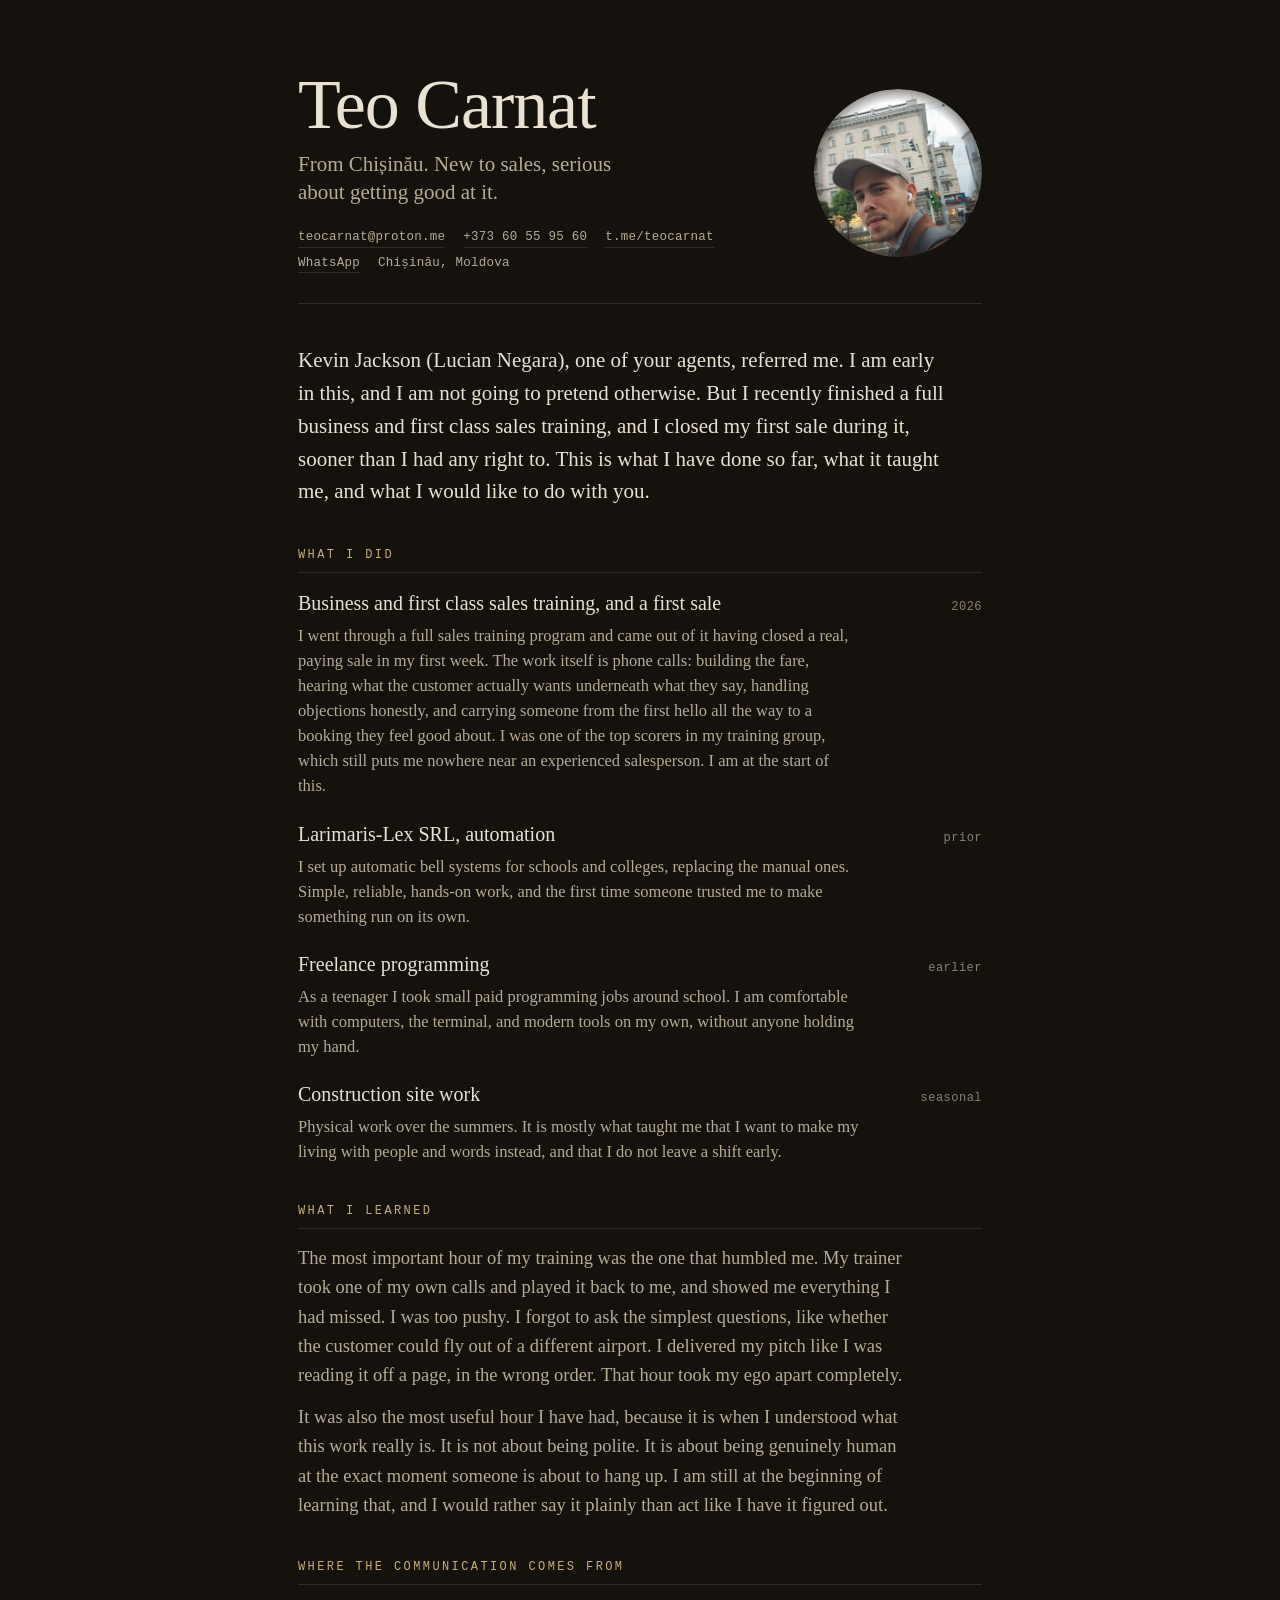
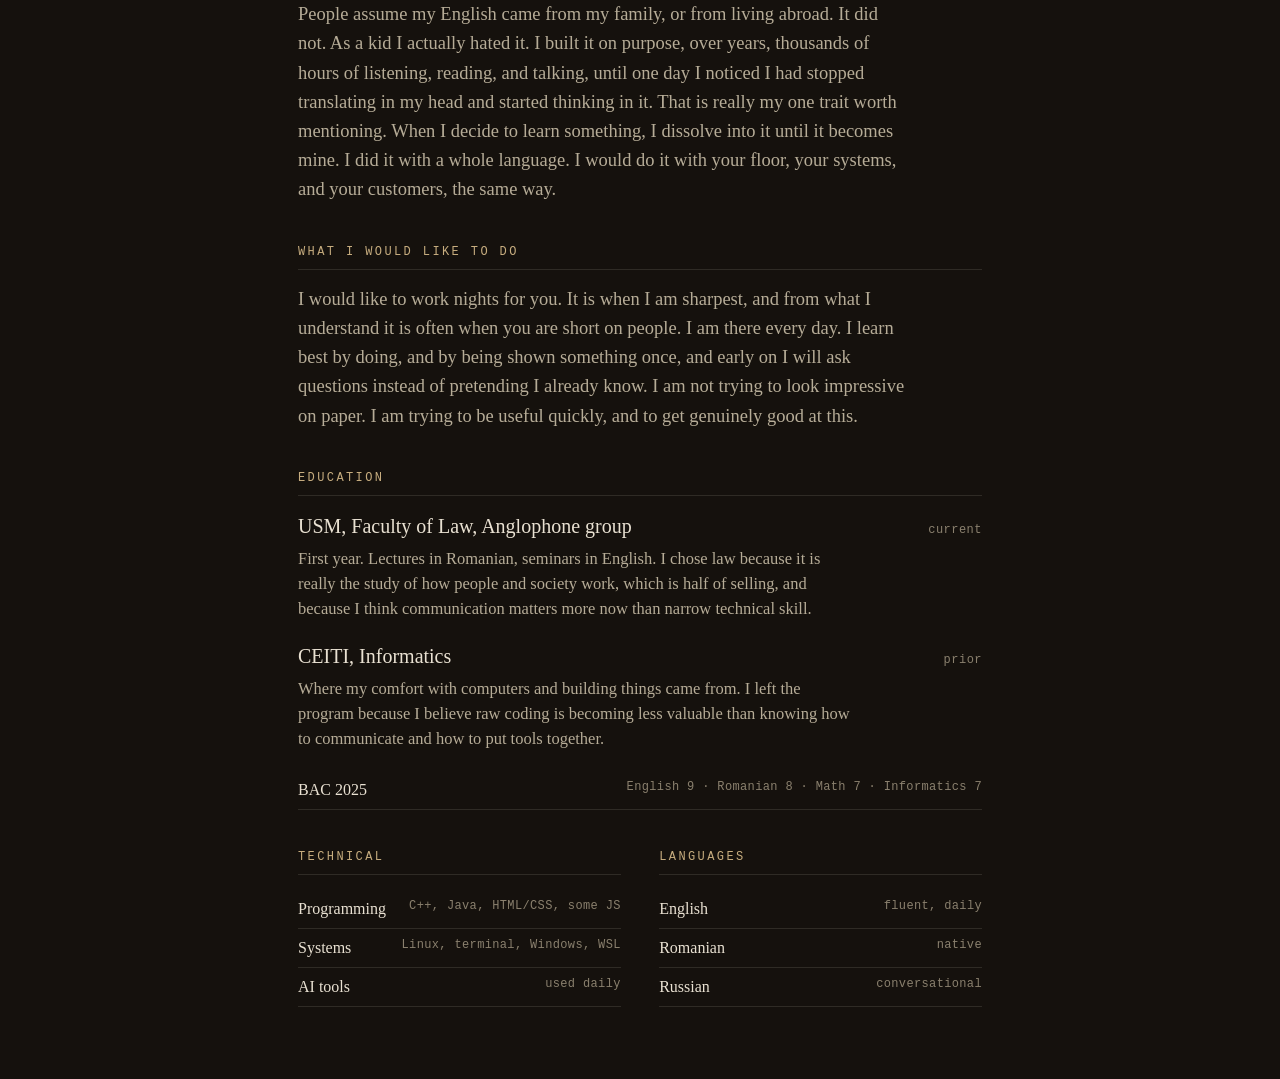
<file: index.html>
<!DOCTYPE html>
<html lang="en">
<head>
<meta charset="utf-8">
<meta name="viewport" content="width=device-width, initial-scale=1">
<title>Teo Carnat — CV</title>
<meta name="description" content="Teo Carnat. Chișinău, Moldova.">
<meta name="theme-color" content="#15110d">
<style>
  :root{
    --bg:#15110d;
    --ink:#e9e1d2;
    --soft:#b6ac97;
    --dim:#8a806e;
    --line:rgba(233,225,210,.12);
    --sand:#c7ad7f;
    --rust:#c07a4c;
    --green:#90a866;
    --serif:"Iowan Old Style","Palatino Linotype",Palatino,Georgia,serif;
    --mono:ui-monospace,"SF Mono",Menlo,Consolas,monospace;
  }
  *{box-sizing:border-box;margin:0;padding:0}
  body{background:var(--bg);color:var(--ink);font-family:var(--serif);line-height:1.5;
       -webkit-font-smoothing:antialiased}
  .page{max-width:800px;margin:0 auto;padding:clamp(34px,6vw,72px) clamp(22px,5vw,58px)}

  .head{display:flex;gap:clamp(22px,4vw,46px);align-items:center;
        padding-bottom:clamp(22px,3vw,30px);border-bottom:1px solid var(--line)}
  .head-main{flex:1 1 auto;min-width:0}
  h1{font-weight:400;font-size:clamp(42px,7.2vw,70px);line-height:.95;letter-spacing:-.015em}
  .tag{margin-top:11px;font-size:clamp(16px,2vw,21px);color:var(--soft);max-width:34ch;line-height:1.34}
  .contact{margin-top:clamp(15px,2.2vw,22px);display:flex;flex-wrap:wrap;gap:6px 18px;
           font-family:var(--mono);font-size:12.5px;letter-spacing:.02em;color:var(--soft)}
  .contact a{color:var(--soft);text-decoration:none;border-bottom:1px solid var(--line)}
  .contact a:hover{color:var(--rust);border-color:var(--rust)}

  .portrait{flex:0 0 auto;width:clamp(122px,16vw,168px);height:clamp(122px,16vw,168px);
            border-radius:50%;background-image:url('teo-photo-color.jpg');
            background-size:cover;background-position:50% 72%;
            -webkit-mask-image:radial-gradient(circle at 50% 50%, #000 60%, transparent 84%);
            mask-image:radial-gradient(circle at 50% 50%, #000 60%, transparent 84%);
            filter:saturate(.97) contrast(.98)}

  .intro{margin-top:clamp(26px,3.6vw,40px);font-size:clamp(17px,1.9vw,21px);line-height:1.56;
         color:var(--ink);max-width:62ch}

  section{margin-top:clamp(26px,3.2vw,38px)}
  .lbl{font-family:var(--mono);text-transform:uppercase;letter-spacing:.2em;font-size:12px;
       color:var(--sand);padding-bottom:8px;margin-bottom:15px;border-bottom:1px solid var(--line)}
  .prose{font-size:clamp(16px,1.7vw,18.5px);color:var(--soft);line-height:1.58;max-width:66ch}
  .prose+.prose{margin-top:13px}
  .item{margin-bottom:clamp(15px,1.9vw,20px)}
  .item .top{display:flex;justify-content:space-between;gap:16px;align-items:baseline;flex-wrap:wrap}
  .item .role{font-size:clamp(17px,1.85vw,20px);color:var(--ink)}
  .item .when{font-family:var(--mono);font-size:12px;letter-spacing:.04em;color:var(--dim);white-space:nowrap}
  .item .desc{margin-top:5px;font-size:clamp(14.5px,1.55vw,16.5px);color:var(--soft);line-height:1.52;max-width:68ch}

  .cols{display:grid;grid-template-columns:1fr 1fr;gap:clamp(20px,3vw,42px)}
  .pair{display:flex;justify-content:space-between;gap:14px;padding:7px 0;border-bottom:1px solid var(--line)}
  .pair .k{color:var(--ink);font-size:16px}
  .pair .v{font-family:var(--mono);font-size:12px;letter-spacing:.03em;color:var(--dim);white-space:nowrap;text-align:right}

  @media print{
    @page{margin:13mm}
    :root{--bg:#fff;--ink:#1d1810;--soft:#544c3f;--dim:#857b6a;--line:#ddd5c5;
          --sand:#8a6c38;--rust:#9c5628;--green:#566f34}
    body{background:#fff}
    .page{max-width:none;padding:0}
    .portrait{width:150px;height:150px}
    section,.item{break-inside:avoid}
  }
  @media(max-width:560px){.head{flex-direction:column-reverse;align-items:flex-start}.cols{grid-template-columns:1fr}}
</style>
</head>
<body>
<div class="page">

  <header class="head">
    <div class="head-main">
      <h1>Teo Carnat</h1>
      <p class="tag">From Chișinău. New to sales, serious about getting good at it.</p>
      <div class="contact">
        <a href="mailto:teocarnat@proton.me">teocarnat@proton.me</a>
        <a href="tel:+37360559560">+373 60 55 95 60</a>
        <a href="https://t.me/teocarnat">t.me/teocarnat</a>
        <a href="https://wa.me/37360559560">WhatsApp</a>
        <span>Chișinău, Moldova</span>
      </div>
    </div>
    <div class="portrait"></div>
  </header>

  <p class="intro">
    Kevin Jackson (Lucian Negara), one of your agents, referred me. I am early in this, and I am not going to pretend otherwise. But I recently finished a full business and first class sales training, and I closed my first sale during it, sooner than I had any right to. This is what I have done so far, what it taught me, and what I would like to do with you.
  </p>

  <section>
    <p class="lbl">What I did</p>
    <div class="item">
      <div class="top"><span class="role">Business and first class sales training, and a first sale</span><span class="when">2026</span></div>
      <p class="desc">I went through a full sales training program and came out of it having closed a real, paying sale in my first week. The work itself is phone calls: building the fare, hearing what the customer actually wants underneath what they say, handling objections honestly, and carrying someone from the first hello all the way to a booking they feel good about. I was one of the top scorers in my training group, which still puts me nowhere near an experienced salesperson. I am at the start of this.</p>
    </div>
    <div class="item">
      <div class="top"><span class="role">Larimaris-Lex SRL, automation</span><span class="when">prior</span></div>
      <p class="desc">I set up automatic bell systems for schools and colleges, replacing the manual ones. Simple, reliable, hands-on work, and the first time someone trusted me to make something run on its own.</p>
    </div>
    <div class="item">
      <div class="top"><span class="role">Freelance programming</span><span class="when">earlier</span></div>
      <p class="desc">As a teenager I took small paid programming jobs around school. I am comfortable with computers, the terminal, and modern tools on my own, without anyone holding my hand.</p>
    </div>
    <div class="item">
      <div class="top"><span class="role">Construction site work</span><span class="when">seasonal</span></div>
      <p class="desc">Physical work over the summers. It is mostly what taught me that I want to make my living with people and words instead, and that I do not leave a shift early.</p>
    </div>
  </section>

  <section>
    <p class="lbl">What I learned</p>
    <p class="prose">The most important hour of my training was the one that humbled me. My trainer took one of my own calls and played it back to me, and showed me everything I had missed. I was too pushy. I forgot to ask the simplest questions, like whether the customer could fly out of a different airport. I delivered my pitch like I was reading it off a page, in the wrong order. That hour took my ego apart completely.</p>
    <p class="prose">It was also the most useful hour I have had, because it is when I understood what this work really is. It is not about being polite. It is about being genuinely human at the exact moment someone is about to hang up. I am still at the beginning of learning that, and I would rather say it plainly than act like I have it figured out.</p>
  </section>

  <section>
    <p class="lbl">Where the communication comes from</p>
    <p class="prose">People assume my English came from my family, or from living abroad. It did not. As a kid I actually hated it. I built it on purpose, over years, thousands of hours of listening, reading, and talking, until one day I noticed I had stopped translating in my head and started thinking in it. That is really my one trait worth mentioning. When I decide to learn something, I dissolve into it until it becomes mine. I did it with a whole language. I would do it with your floor, your systems, and your customers, the same way.</p>
  </section>

  <section>
    <p class="lbl">What I would like to do</p>
    <p class="prose">I would like to work nights for you. It is when I am sharpest, and from what I understand it is often when you are short on people. I am there every day. I learn best by doing, and by being shown something once, and early on I will ask questions instead of pretending I already know. I am not trying to look impressive on paper. I am trying to be useful quickly, and to get genuinely good at this.</p>
  </section>

  <section>
    <p class="lbl">Education</p>
    <div class="item">
      <div class="top"><span class="role">USM, Faculty of Law, Anglophone group</span><span class="when">current</span></div>
      <p class="desc">First year. Lectures in Romanian, seminars in English. I chose law because it is really the study of how people and society work, which is half of selling, and because I think communication matters more now than narrow technical skill.</p>
    </div>
    <div class="item">
      <div class="top"><span class="role">CEITI, Informatics</span><span class="when">prior</span></div>
      <p class="desc">Where my comfort with computers and building things came from. I left the program because I believe raw coding is becoming less valuable than knowing how to communicate and how to put tools together.</p>
    </div>
    <div class="pair"><span class="k">BAC 2025</span><span class="v">English 9 · Romanian 8 · Math 7 · Informatics 7</span></div>
  </section>

  <div class="cols">
    <section>
      <p class="lbl">Technical</p>
      <div class="pair"><span class="k">Programming</span><span class="v">C++, Java, HTML/CSS, some JS</span></div>
      <div class="pair"><span class="k">Systems</span><span class="v">Linux, terminal, Windows, WSL</span></div>
      <div class="pair"><span class="k">AI tools</span><span class="v">used daily</span></div>
    </section>
    <section>
      <p class="lbl">Languages</p>
      <div class="pair"><span class="k">English</span><span class="v">fluent, daily</span></div>
      <div class="pair"><span class="k">Romanian</span><span class="v">native</span></div>
      <div class="pair"><span class="k">Russian</span><span class="v">conversational</span></div>
    </section>
  </div>

</div>
</body>
</html>
</file>
